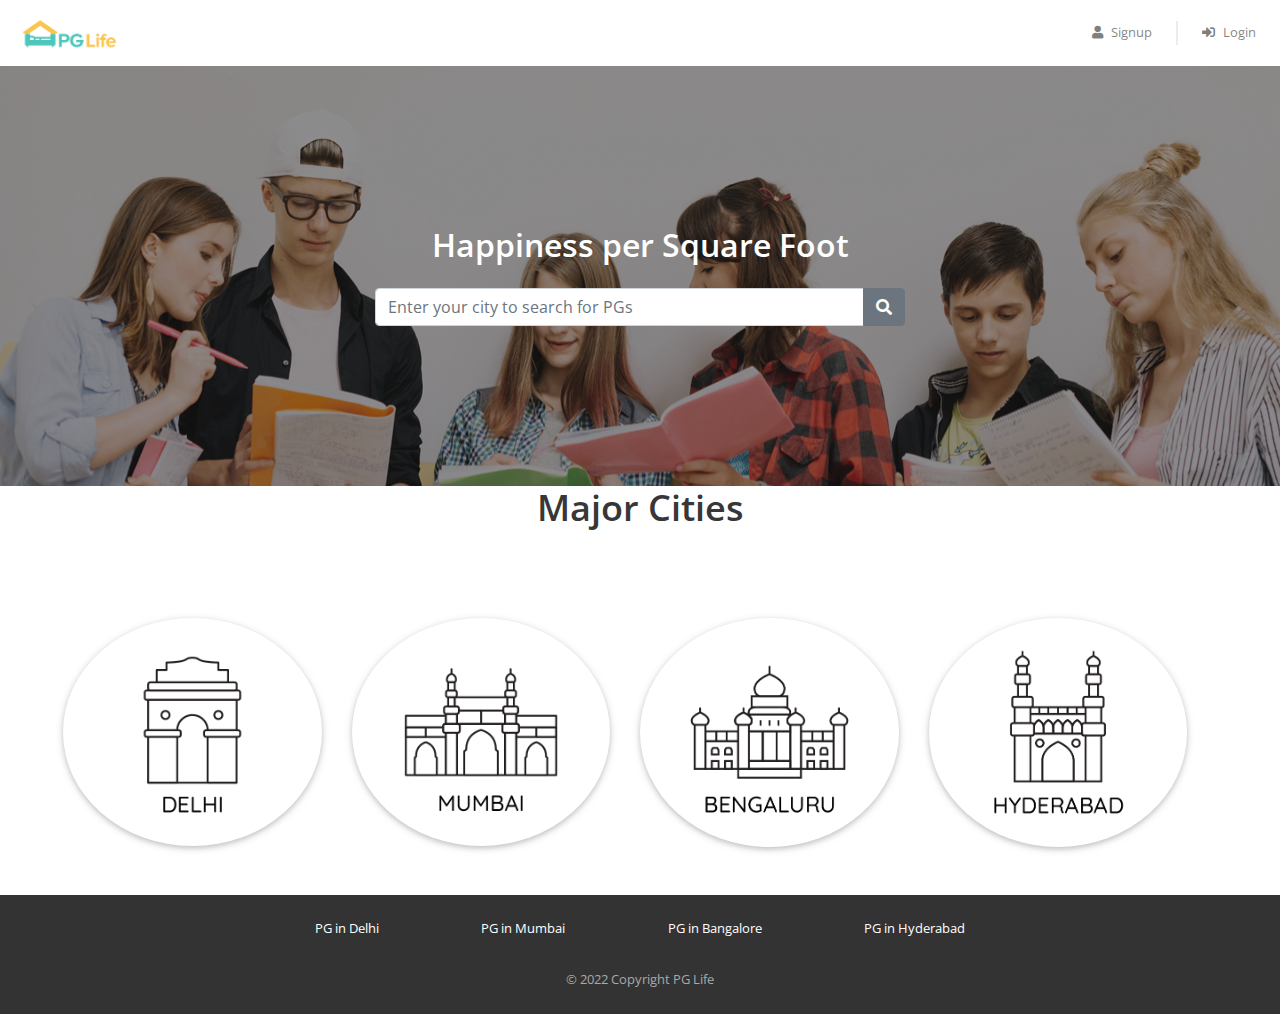
<file: index.html>
<!DOCTYPE html>
<html lang="en">
    <head>
        <meta name= "viewport" content="width= device-width, initial-scale=1" >
        <title>Welcome | PG Life</title>

        <link href="css/bootstrap.min.css" rel="stylesheet" />
        <link href="https://use.fontawesome.com/releases/v5.11.2/css/all.css" rel="stylesheet" />
        <link href="https://fonts.googleapis.com/css2?family=Open+Sans:ital,wght@0,300;0,400;0,600;0,700;0,800;1,300;1,400;1,600;1,700;1,800&display=swap" rel="stylesheet" />
        <link href="css/common.css" rel="stylesheet" />
        <link href="css/home.css" rel="stylesheet" />
       
    </head>

    <body>
        <!-- header -->
        <div class="header sticky-top">
            <nav class="navbar navbar-expand-md navbar-light">
                <a class="navbar-brand" href="index.html">
                    <img src="img/logo.png" />
                </a>
                <button class="navbar-toggler" type="button" data-toggle="collapse" data-target="#my-navbar">
                    <span class="navbar-toggler-icon"></span>
                </button>
    
                <div class="collapse navbar-collapse justify-content-end" id="my-navbar">
                    <ul class="navbar-nav">
                        <li class="nav-item">
                            <a class="nav-link" href="#" data-toggle="modal" data-target="#signup-modal">
                                <i class="fas fa-user"></i>Signup
                            </a>
                        </li>
                        <div class="nav-vl"></div>
                        <li class="nav-item">
                            <a class="nav-link" href="#" data-toggle="modal" data-target="#login-modal">
                                <i class="fas fa-sign-in-alt"></i>Login
                            </a>
                        </li>
                    </ul>
                </div>
            </nav>
        </div>
        <!--background image and search bar 
        <div class= "background1" >
        
            <section>
 
                <div id="background-images1" class="carousel slide carousel-fade" data-ride="carousel">
                    <ol class="carousel-indicators">
                        <li data-target="#background-images1" data-slide-to="0" class="active"></li>
                        <li data-target="#background-images1" data-slide-to="1" class="active"></li>
                        <li data-target="#background-images1" data-slide-to="2" class="active"></li>
                    </ol>
                    <div class="carousel-inner">
                        <div class="carousel-item active">
                            <img class="d-block w-100" src="img/bg.png" alt="slide">
                            <div class="col-12 w-100 card-img-overlay" style="background-color: rgba(0,0,0,0.4);"></div>
                        </div>
                        <div class="carousel-item">
                            <img class="d-block w-100" src="img/bg2.png" alt="slide">
                            <div class="col-12 w-100 card-img-overlay" style="background-color: rgba(0,0,0,0.4);"></div>
                        </div>
                        <div class="carousel-item">
                            <img class="d-block w-100" src="img/bg3.png" alt="slide">
                            <div class="col-12 w-100 card-img-overlay" style="background-color: rgba(0,0,0,0.4);"></div>
                        </div>
                </div>
    
            </section> -->
            
            
         <!--   <section>
             <-- search bar right align 
                <div class="content">
                    <h2 class="main-heading text-white p-3">Happiness per Square Foot</h2>
                    <form class ="bar" action="" >
                        <input type="text" placeholder=" Enter your city to search for PGs" name="search">
                        <button>
                            <i class="fa fa-search" style=" font-size: 17px;"> </i>
                        </button>
                    </form>
                </div>
        
            </section>
        </div> -->









        <div class="banner-container">
            <h2 class="white pb-3">Happiness per Square Foot</h2>
    
            <form id="search-form" action="property_list.html" method="">
                <div class="input-group city-search">
                    <input type="text" class="form-control input-city" id='city' name='city' placeholder="Enter your city to search for PGs" />
                    <div class="input-group-append">
                        <button type="submit" class="btn btn-secondary">
                            <i class="fa fa-search"></i>
                        </button>
                    </div>
                </div>
            </form>
        </div>






        <!--Major Cities-->
        
        <h1 class="text-center">Major Cities</h1>
        <!--Cities icon Link -->
        <div class="container-fluid">

            <div class="row col-12 py-5 px-5 text-center">

                <div class="col-12 col-sm-6 col-md-3 mx-auto image">
                    <a href="">
                        <div class="city-card box-shadow-custom">
                        <img class="col-12 " src="img/delhi.png" alt="">
                    </div>
                    </a>
                </div>

                <div class="col-12 col-sm-6 col-md-3 mx-auto image">
                    <a href="property_list.html">
                        <div class="city-card box-shadow-custom">
                        <img class="col-12 " src="img/mumbai.png" alt="">
                    </div>
                    </a>
                </div>

                <div class="col-12 col-sm-6 col-md-3 mx-auto image">
                    <a href="">
                        <div class="city-card box-shadow-custom">
                        <img class="col-12 " src="img/bangalore.png" alt="">
                    </div>
                    </a>
                </div>

                <div class="col-12 col-sm-6 col-md-3 mx-auto image">
                    <a href="">
                        <div class="city-card box-shadow-custom">
                        <img class="col-12 " src="img/hyderabad.png" alt="">
                    </div>
                    </a>
                </div>


            </div>
        </div>

      
    
        <!-- signup modal-->

        <div class="modal fade" id="signup-modal" tabindex="-1" role="dialog" aria-labelledby="signup-heading" aria-hidden="true">
            <div class="modal-dialog" role="document">
                <div class="modal-content">
                    <div class="modal-header">
                        <h5 class="modal-title" id="signup-heading">Signup with PGLife</h5>
                        <button type="button" class="close" data-dismiss="modal" aria-label="Close">
                            <span aria-hidden="true">&times;</span>
                        </button>
                    </div>
    
                    <div class="modal-body">
                        <form id="signup-form" class="form" role="form">
                            <div class="input-group form-group">
                                <div class="input-group-prepend">
                                    <span class="input-group-text">
                                        <i class="fas fa-user"></i>
                                    </span>
                                </div>
                                <input type="text" class="form-control" name="full_name" placeholder="Full Name" maxlength="30" required>
                            </div>
    
                            <div class="input-group form-group">
                                <div class="input-group-prepend">
                                    <span class="input-group-text">
                                        <i class="fas fa-phone-alt"></i>
                                    </span>
                                </div>
                                <input type="text" class="form-control" name="phone" placeholder="Phone Number" maxlength="10" minlength="10" required>
                            </div>
    
                            <div class="input-group form-group">
                                <div class="input-group-prepend">
                                    <span class="input-group-text">
                                        <i class="fas fa-envelope"></i>
                                    </span>
                                </div>
                                <input type="email" class="form-control" name="email" placeholder="Email" required>
                            </div>
    
                            <div class="input-group form-group">
                                <div class="input-group-prepend">
                                    <span class="input-group-text">
                                        <i class="fas fa-lock"></i>
                                    </span>
                                </div>
                                <input type="password" class="form-control" name="password" placeholder="Password" minlength="6" required>
                            </div>
    
                            <div class="input-group form-group">
                                <div class="input-group-prepend">
                                    <span class="input-group-text">
                                        <i class="fas fa-university"></i>
                                    </span>
                                </div>
                                <input type="text" class="form-control" name="college_name" placeholder="College Name" maxlength="150" required>
                            </div>
    
                            <div class="form-group">
                                <span>I'm a</span>
                                <input type="radio" class="ml-3" id="gender-male" name="gender" value="male" /> Male
                                <label for="gender-male">
                                </label>
                                <input type="radio" class="ml-3" id="gender-female" name="gender" value="female" />
                                <label for="gender-female">
                                    Female
                                </label>
                            </div>
    
                            <div class="form-group">
                                <button type="submit" class="btn btn-block btn-primary">Create Account</button>
                            </div>
                        </form>
                    </div>
    
                    <div class="modal-footer">
                        <span>Already have an account?
                            <a href="#" data-dismiss="modal" data-toggle="modal" data-target="#login-modal">Login</a>
                        </span>
                    </div>
                </div>
            </div>
        </div>
        <!-- signin modal -->

        <div class="modal fade" id="login-modal" tabindex="-1" role="dialog" aria-labelledby="login-heading" aria-hidden="true">
            <div class="modal-dialog modal-dialog-centered" role="document">
                <div class="modal-content">
                    <div class="modal-header">
                        <h5 class="modal-title" id="login-heading">Login with PGLife</h5>
                        <button type="button" class="close" data-dismiss="modal" aria-label="Close">
                            <span aria-hidden="true">&times;</span>
                        </button>
                    </div>
    
                    <div class="modal-body">
                        <form id="login-form" class="form" role="form">
                            <div class="input-group form-group">
                                <div class="input-group-prepend">
                                    <span class="input-group-text">
                                        <i class="fas fa-user"></i>
                                    </span>
                                </div>
                                <input type="email" class="form-control" name="email" placeholder="Email" required>
                            </div>
    
                            <div class="input-group form-group">
                                <div class="input-group-prepend">
                                    <span class="input-group-text">
                                        <i class="fas fa-lock"></i>
                                    </span>
                                </div>
                                <input type="password" class="form-control" name="password" placeholder="Password" minlength="6" required>
                            </div>
    
                            <div class="form-group">
                                <button type="submit" class="btn btn-block btn-primary">Login</button>
                            </div>
                        </form>
                    </div>
    
                    <div class="modal-footer">
                        <span>
                            <a href="#" data-dismiss="modal" data-toggle="modal" data-target="#signup-modal">Click here</a>
                            to register a new account
                        </span>
                    </div>
                </div>
            </div>
        </div>



        <!-- Footer -->

        <div class="footer">
            <div class="page-container footer-container">
                <div class="footer-cities">
                    <div class="footer-city">
                        <a href="property_list.html">PG in Delhi</a>
                    </div>
                    <div class="footer-city">
                        <a href="property_list.html">PG in Mumbai</a>
                    </div>
                    <div class="footer-city">
                        <a href="property_list.html">PG in Bangalore</a>
                    </div>
                    <div class="footer-city">
                        <a href="property_list.html">PG in Hyderabad</a>
                    </div>
                </div>
                <div class="footer-copyright">© 2022 Copyright PG Life </div>
            </div>
        </div>


        <script type="text/javascript" src="js/jquery.js"></script>
        <script type="text/javascript" src="js/bootstrap.min.js"></script>
    
    </body>
</html>
</file>
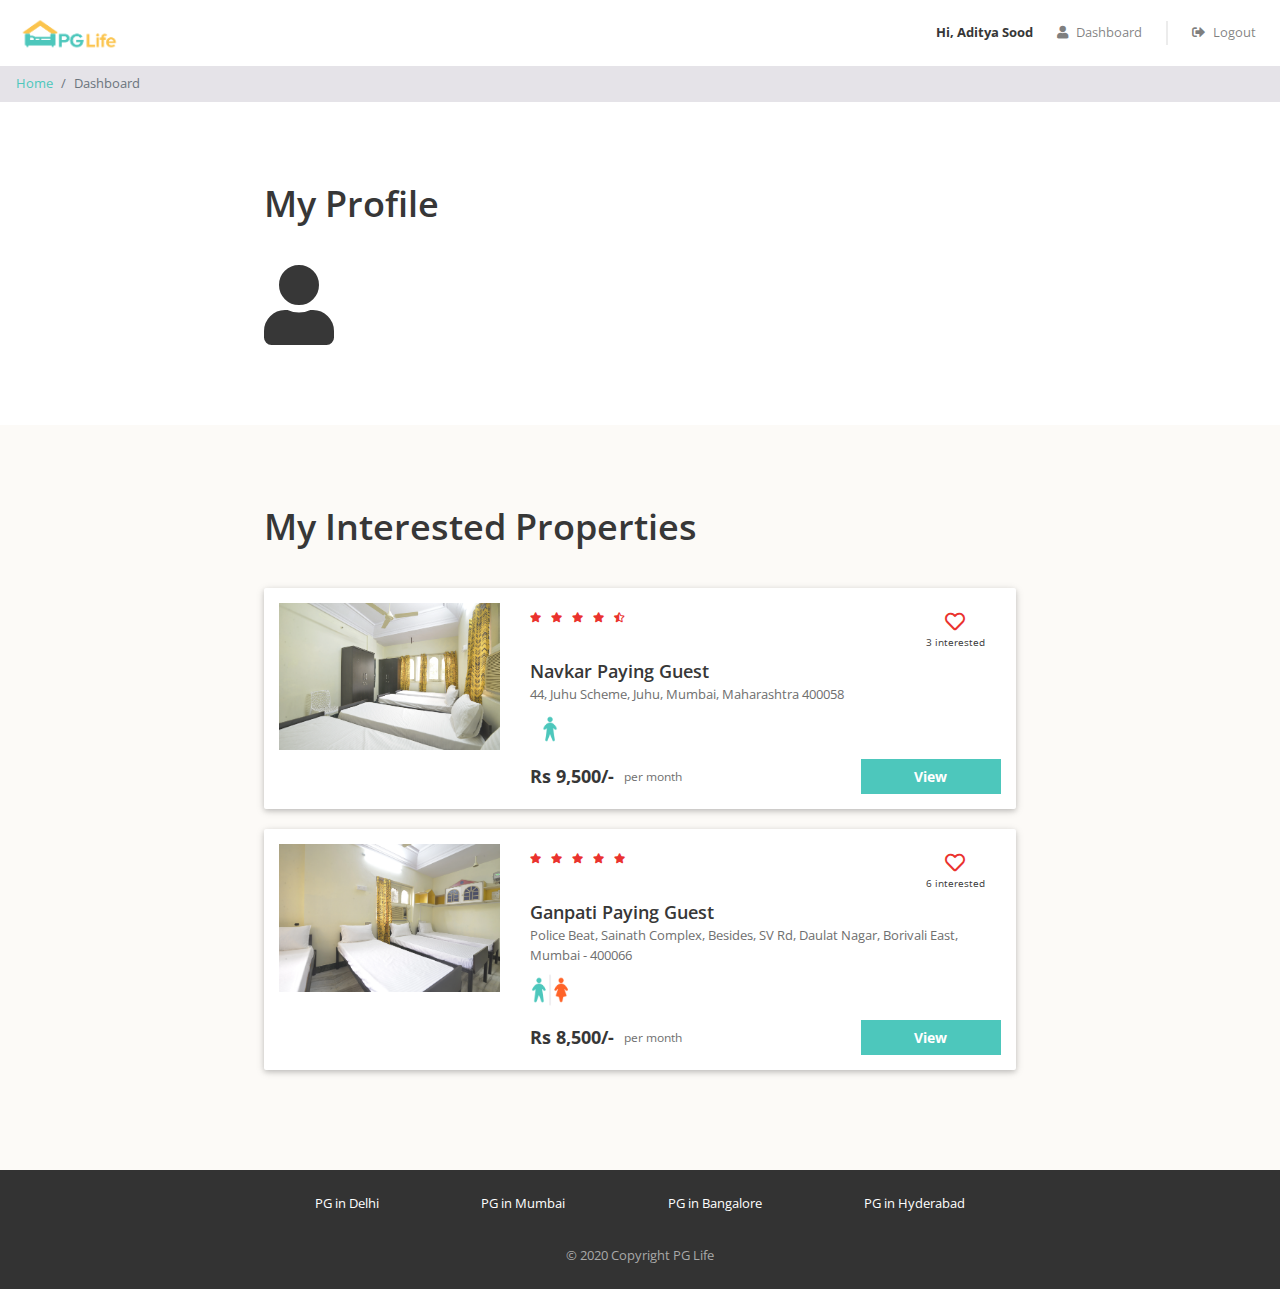
<file: dashboard.html>
<!DOCTYPE html>
<html lang="en">

<head>
    <meta name="viewport" content="width= device-width, initial-scale=1">
    <title>Dashboard | PG Life</title>

    <link href="css/bootstrap.min.css" rel="stylesheet" />
    <link href="https://use.fontawesome.com/releases/v5.11.2/css/all.css" rel="stylesheet" />
    <link
        href="https://fonts.googleapis.com/css2?family=Open+Sans:ital,wght@0,300;0,400;0,600;0,700;0,800;1,300;1,400;1,600;1,700;1,800&display=swap"
        rel="stylesheet" />
    <link href="css/common.css" rel="stylesheet" />
    <link href="css/dashboard.css" rel="stylesheet" />
    <link href="css/property_list.css" rel="stylesheet" />

</head>

<body>
    <!-- header -->
    <div class="header sticky-top">
        <nav class="navbar navbar-expand-md navbar-light">
            <a class="navbar-brand" href="index.html">
                <img src="img/logo.png" />
            </a>
            <button class="navbar-toggler" type="button" data-toggle="collapse" data-target="#my-navbar">
                <span class="navbar-toggler-icon"></span>
            </button>

            <div class="collapse navbar-collapse justify-content-end" id="my-navbar">
                <ul class="navbar-nav">
                    <div class="nav-name">
                        Hi, Aditya Sood
                    </div>
                    <li class="nav-item">
                        <a class="nav-link" href="dashboard.html">
                            <i class="fas fa-user"></i>Dashboard
                        </a>
                    </li>
                    <div class="nav-vl"></div>
                    <li class="nav-item">
                        <a class="nav-link" href="#">
                            <i class="fas fa-sign-out-alt"></i>Logout
                        </a>
                    </li>
                </ul>
            </div>
        </nav>
    </div>

    <div id="loading">
    </div>

    <nav aria-label="breadcrumb">
        <ol class="breadcrumb py-2">
            <li class="breadcrumb-item">
                <a href="index.html">Home</a>
            </li>
            <li class="breadcrumb-item active" arial-current="page">Dashboard</li>
        </ol>
    </nav>

    <div class="my-profile page-container">
        <h1>My Profile</h1>
        <div class="row">
            <div class="col-md-3 profile-img-container">
                <i class="fas fa-user fa-5x"></i>
            </div>
            <div class="col-md-9">
                <div class="row no-gutters justify-content-between align-items-end">

   
                </div>
            </div>
        </div>
    </div>

    <div class="my-interested-properties">
        <div class="page-container">
            <h1>My Interested Properties</h1>
            <div class="property-card row">
                <div class="image-container col-md-4">
                    <img src="img/properties/1/1d4f0757fdb86d5f.jpg" />
                </div>
                <div class="content-container col-md-8">
                    <div class="row no-gutters justify-content-between">
                        <div class="star-container" title="4.5">
                            <i class="fas fa-star"></i>
                            <i class="fas fa-star"></i>
                            <i class="fas fa-star"></i>
                            <i class="fas fa-star"></i>
                            <i class="fas fa-star-half-alt"></i>
                        </div>
                        <div class="interested-container">
                            <i class="far fa-heart"></i>
                            <div class="interested-text">3 interested</div>
                        </div>
                    </div>
                    <div class="detail-container">
                        <div class="property-name">Navkar Paying Guest</div>
                        <div class="property-address">44, Juhu Scheme, Juhu, Mumbai, Maharashtra 400058</div>
                        <div class="property-gender">
                            <img src="img/male.png" />
                        </div>
                    </div>
                    <div class="row no-gutters">
                        <div class="rent-container col-6">
                            <div class="rent">Rs 9,500/-</div>
                            <div class="rent-unit">per month</div>
                        </div>
                        <div class="button-container col-6">
                            <a href="property_detail.html" class="btn btn-primary">View</a>
                        </div>
                    </div>
                </div>
            </div>
    
            <div class="property-card row">
                <div class="image-container col-md-4">
                    <img src="img/properties/1/eace7b9114fd6046.jpg" />
                </div>
                <div class="content-container col-md-8">
                    <div class="row no-gutters justify-content-between">
                        <div class="star-container" title="4.8">
                            <i class="fas fa-star"></i>
                            <i class="fas fa-star"></i>
                            <i class="fas fa-star"></i>
                            <i class="fas fa-star"></i>
                            <i class="fas fa-star"></i>
                        </div>
                        <div class="interested-container">
                            <i class="far fa-heart"></i>
                            <div class="interested-text">6 interested</div>
                        </div>
                    </div>
                    <div class="detail-container">
                        <div class="property-name">Ganpati Paying Guest</div>
                        <div class="property-address">Police Beat, Sainath Complex, Besides, SV Rd, Daulat Nagar, Borivali East, Mumbai - 400066</div>
                        <div class="property-gender">
                            <img src="img/unisex.png" />
                        </div>
                    </div>
                    <div class="row no-gutters">
                        <div class="rent-container col-6">
                            <div class="rent">Rs 8,500/-</div>
                            <div class="rent-unit">per month</div>
                        </div>
                        <div class="button-container col-6">
                            <a href="property_detail.html" class="btn btn-primary">View</a>
                        </div>
                    </div>
                </div>
            </div>
    
        </div>
    </div>



    <!-- Footer -->

    <div class="footer">
        <div class="page-container footer-container">
            <div class="footer-cities">
                <div class="footer-city">
                    <a href="property_list.html">PG in Delhi</a>
                </div>
                <div class="footer-city">
                    <a href="property_list.html">PG in Mumbai</a>
                </div>
                <div class="footer-city">
                    <a href="property_list.html">PG in Bangalore</a>
                </div>
                <div class="footer-city">
                    <a href="property_list.html">PG in Hyderabad</a>
                </div>
            </div>
            <div class="footer-copyright">© 2020 Copyright PG Life </div>
        </div>
    </div>


    <script type="text/javascript" src="js/jquery.js"></script>
    <script type="text/javascript" src="js/bootstrap.min.js"></script>
</body>
</file>
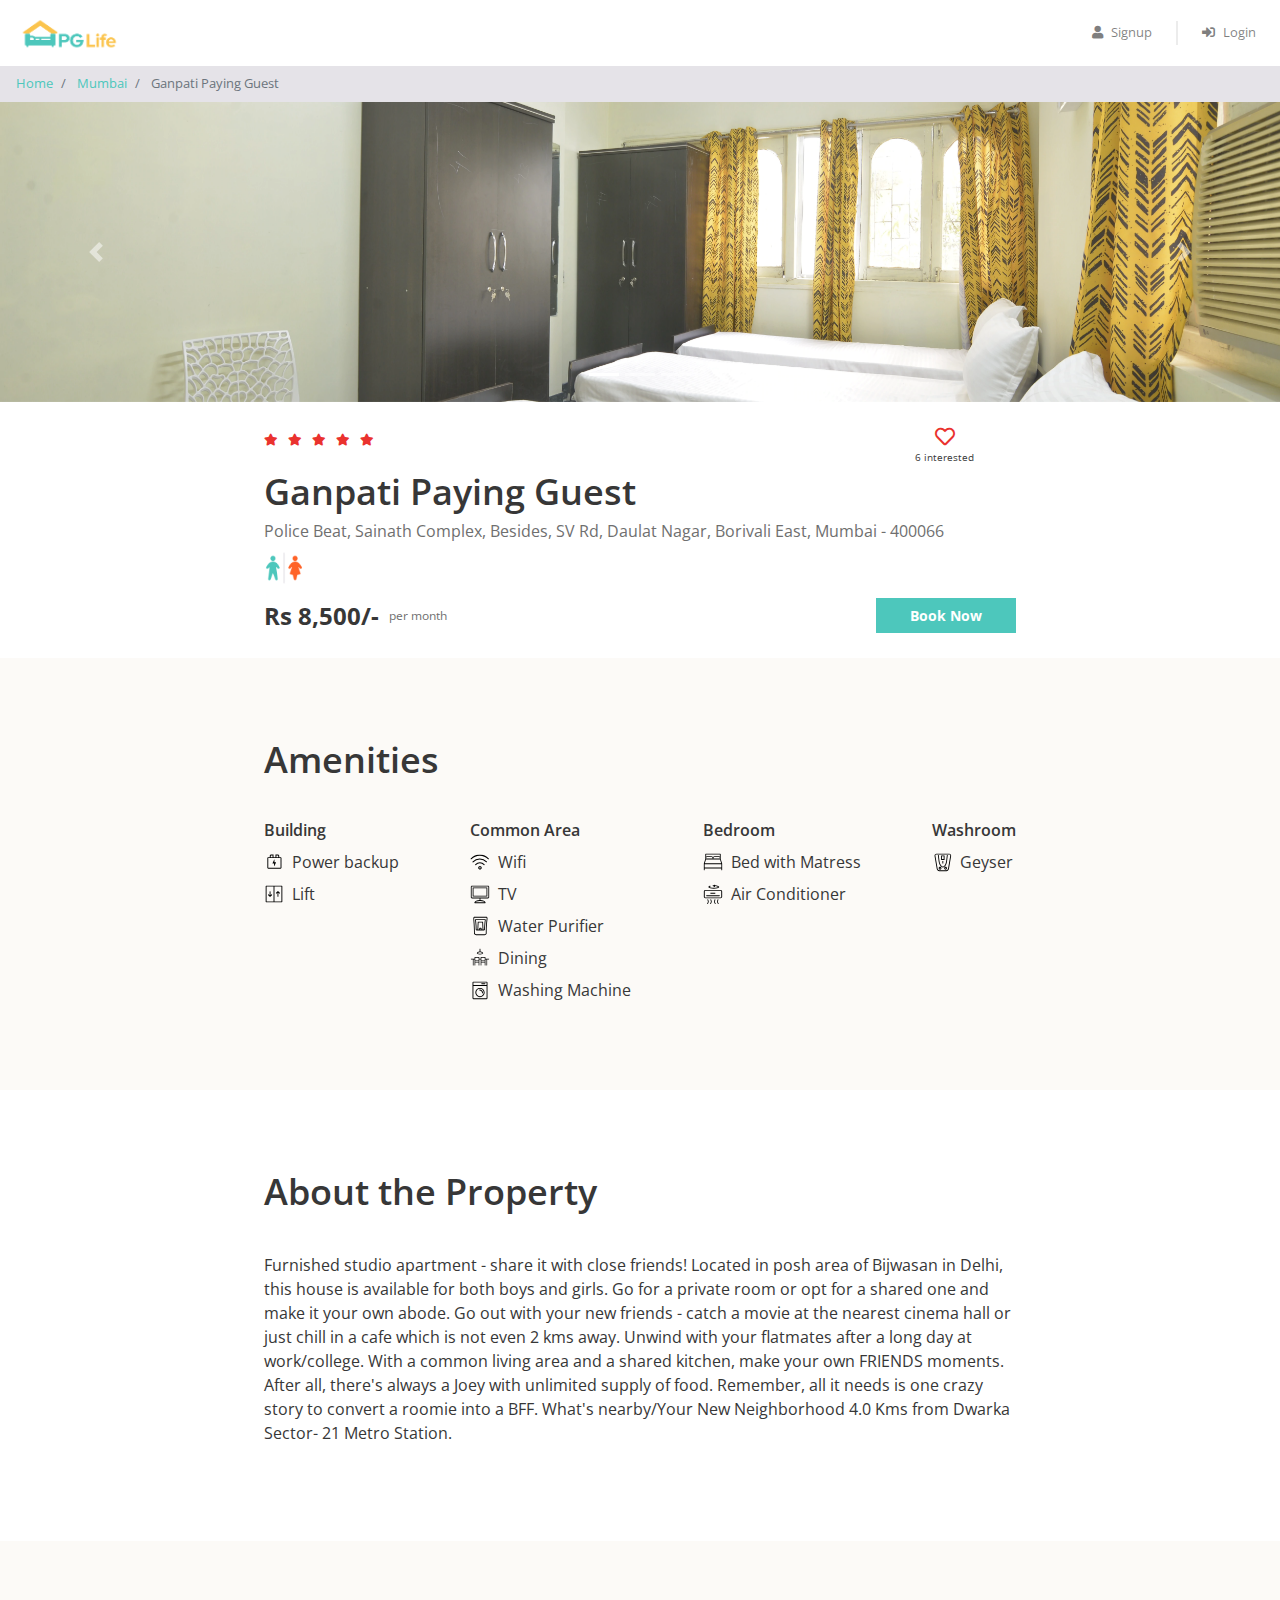
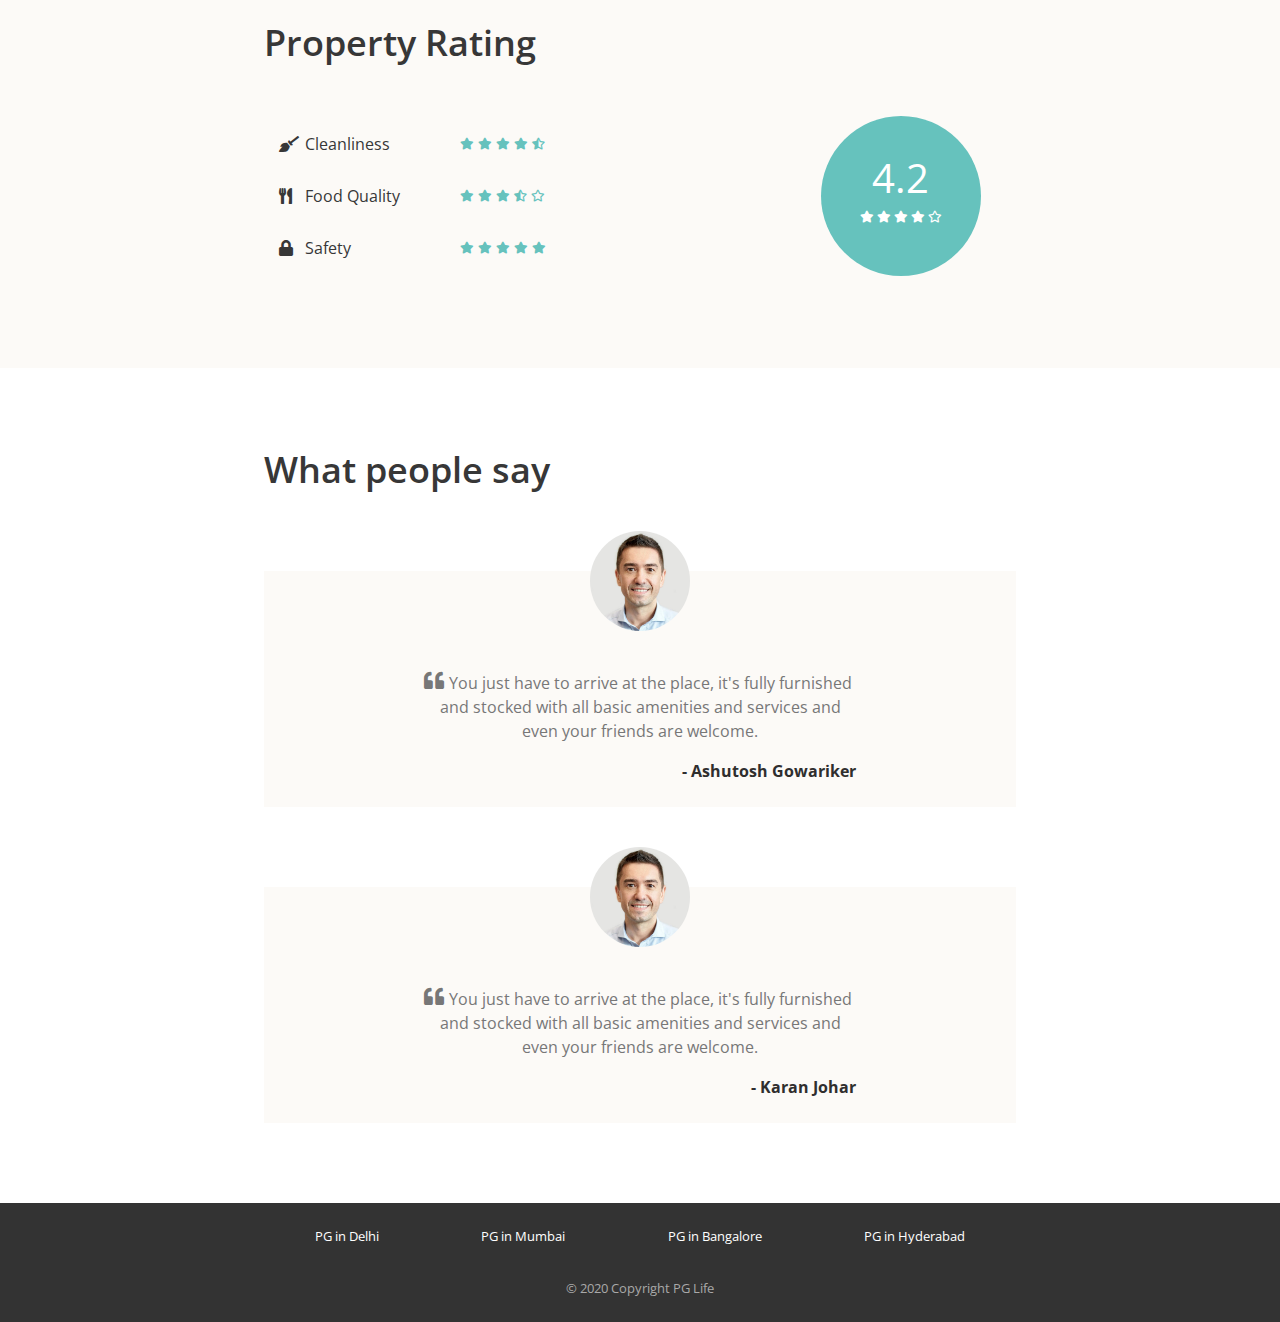
<file: property_detail.html>
<!DOCTYPE html>
<html lang="en">

<head>
    <meta name="viewport" content="width=device-width, initial-scale=1">
    <title>Ganpati Paying Guest | PG Life</title>

    <link href="css/bootstrap.min.css" rel="stylesheet" />
    <link href="https://use.fontawesome.com/releases/v5.11.2/css/all.css" rel="stylesheet" />
    <link href="https://fonts.googleapis.com/css2?family=Open+Sans:ital,wght@0,300;0,400;0,600;0,700;0,800;1,300;1,400;1,600;1,700;1,800&display=swap" rel="stylesheet" />
    <link href="css/common.css" rel="stylesheet" />
    <link href="css/property_detail.css" rel="stylesheet" />
</head>

<body>
    <div class="header sticky-top">
        <nav class="navbar navbar-expand-md navbar-light">
            <a class="navbar-brand" href="index.html">
                <img src="img/logo.png" />
            </a>
            <button class="navbar-toggler" type="button" data-toggle="collapse" data-target="#my-navbar">
                <span class="navbar-toggler-icon"></span>
            </button>

            <div class="collapse navbar-collapse justify-content-end" id="my-navbar">
                <ul class="navbar-nav">
                    <li class="nav-item">
                        <a class="nav-link" href="#" data-toggle="modal" data-target="#signup-modal">
                            <i class="fas fa-user"></i>Signup
                        </a>
                    </li>
                    <div class="nav-vl"></div>
                    <li class="nav-item">
                        <a class="nav-link" href="#" data-toggle="modal" data-target="#login-modal">
                            <i class="fas fa-sign-in-alt"></i>Login
                        </a>
                    </li>
                </ul>
            </div>
        </nav>
    </div>

    <div id="loading">
    </div>

    <nav aria-label="breadcrumb">
        <ol class="breadcrumb py-2">
            <li class="breadcrumb-item">
                <a href="index.html">Home</a>
            </li>
            <li class="breadcrumb-item">
                <a href="property_list.html">Mumbai</a>
            </li>
            <li class="breadcrumb-item active" aria-current="page">
                Ganpati Paying Guest
            </li>
        </ol>
    </nav>

    <div id="property-images" class="carousel slide" data-ride="carousel">
        <ol class="carousel-indicators">
            <li data-target="#property-images" data-slide-to="0" class="active"></li>
            <li data-target="#property-images" data-slide-to="1" class=""></li>
            <li data-target="#property-images" data-slide-to="2" class=""></li>
        </ol>
        <div class="carousel-inner">
            <div class="carousel-item active">
                <img class="d-block w-100" src="img/properties/1/1d4f0757fdb86d5f.jpg" alt="slide">
            </div>
            <div class="carousel-item">
                <img class="d-block w-100" src="img/properties/1/46ebbb537aa9fb0a.jpg" alt="slide">
            </div>
            <div class="carousel-item">
                <img class="d-block w-100" src="img/properties/1/eace7b9114fd6046.jpg" alt="slide">
            </div>
        </div>
        <a class="carousel-control-prev" href="#property-images" role="button" data-slide="prev">
            <span class="carousel-control-prev-icon" aria-hidden="true"></span>
            <span class="sr-only">Previous</span>
        </a>
        <a class="carousel-control-next" href="#property-images" role="button" data-slide="next">
            <span class="carousel-control-next-icon" aria-hidden="true"></span>
            <span class="sr-only">Next</span>
        </a>
    </div>

    <div class="property-summary page-container">
        <div class="row no-gutters justify-content-between">
            <div class="star-container" title="4.8">
                <i class="fas fa-star"></i>
                <i class="fas fa-star"></i>
                <i class="fas fa-star"></i>
                <i class="fas fa-star"></i>
                <i class="fas fa-star"></i>
            </div>
            <div class="interested-container">
                <i class="is-interested-image far fa-heart"></i>
                <div class="interested-text">
                    <span class="interested-user-count">6</span> interested
                </div>
            </div>
        </div>
        <div class="detail-container">
            <div class="property-name">Ganpati Paying Guest</div>
            <div class="property-address">Police Beat, Sainath Complex, Besides, SV Rd, Daulat Nagar, Borivali East, Mumbai - 400066</div>
            <div class="property-gender">
                <img src="img/unisex.png" />
            </div>
        </div>
        <div class="row no-gutters">
            <div class="rent-container col-6">
                <div class="rent">Rs 8,500/-</div>
                <div class="rent-unit">per month</div>
            </div>
            <div class="button-container col-6">
                <a href="#" class="btn btn-primary">Book Now</a>
            </div>
        </div>
    </div>

    <div class="property-amenities">
        <div class="page-container">
            <h1>Amenities</h1>
            <div class="row justify-content-between">
                <div class="col-md-auto">
                    <h5>Building</h5>
                    <div class="amenity-container">
                        <img src="img/amenities/powerbackup.svg">
                        <span>Power backup</span>
                    </div>
                    <div class="amenity-container">
                        <img src="img/amenities/lift.svg">
                        <span>Lift</span>
                    </div>
                </div>

                <div class="col-md-auto">
                    <h5>Common Area</h5>
                    <div class="amenity-container">
                        <img src="img/amenities/wifi.svg">
                        <span>Wifi</span>
                    </div>
                    <div class="amenity-container">
                        <img src="img/amenities/tv.svg">
                        <span>TV</span>
                    </div>
                    <div class="amenity-container">
                        <img src="img/amenities/rowater.svg">
                        <span>Water Purifier</span>
                    </div>
                    <div class="amenity-container">
                        <img src="img/amenities/dining.svg">
                        <span>Dining</span>
                    </div>
                    <div class="amenity-container">
                        <img src="img/amenities/washingmachine.svg">
                        <span>Washing Machine</span>
                    </div>
                </div>

                <div class="col-md-auto">
                    <h5>Bedroom</h5>
                    <div class="amenity-container">
                        <img src="img/amenities/bed.svg">
                        <span>Bed with Matress</span>
                    </div>
                    <div class="amenity-container">
                        <img src="img/amenities/ac.svg">
                        <span>Air Conditioner</span>
                    </div>
                </div>

                <div class="col-md-auto">
                    <h5>Washroom</h5>
                    <div class="amenity-container">
                        <img src="img/amenities/geyser.svg">
                        <span>Geyser</span>
                    </div>
                </div>
            </div>
        </div>
    </div>

    <div class="property-about page-container">
        <h1>About the Property</h1>
        <p>Furnished studio apartment - share it with close friends! Located in posh area of Bijwasan in Delhi, this house is available for both boys and girls. Go for a private room or opt for a shared one and make it your own abode. Go out with your new friends - catch a movie at the nearest cinema hall or just chill in a cafe which is not even 2 kms away. Unwind with your flatmates after a long day at work/college. With a common living area and a shared kitchen, make your own FRIENDS moments. After all, there's always a Joey with unlimited supply of food. Remember, all it needs is one crazy story to convert a roomie into a BFF. What's nearby/Your New Neighborhood 4.0 Kms from Dwarka Sector- 21 Metro Station.</p>
    </div>

    <div class="property-rating">
        <div class="page-container">
            <h1>Property Rating</h1>
            <div class="row align-items-center justify-content-between">
                <div class="col-md-6">
                    <div class="rating-criteria row">
                        <div class="col-6">
                            <i class="rating-criteria-icon fas fa-broom"></i>
                            <span class="rating-criteria-text">Cleanliness</span>
                        </div>
                        <div class="rating-criteria-star-container col-6" title="4.3">
                            <i class="fas fa-star"></i>
                            <i class="fas fa-star"></i>
                            <i class="fas fa-star"></i>
                            <i class="fas fa-star"></i>
                            <i class="fas fa-star-half-alt"></i>
                        </div>
                    </div>

                    <div class="rating-criteria row">
                        <div class="col-6">
                            <i class="rating-criteria-icon fas fa-utensils"></i>
                            <span class="rating-criteria-text">Food Quality</span>
                        </div>
                        <div class="rating-criteria-star-container col-6" title="3.4">
                            <i class="fas fa-star"></i>
                            <i class="fas fa-star"></i>
                            <i class="fas fa-star"></i>
                            <i class="fas fa-star-half-alt"></i>
                            <i class="far fa-star"></i>
                        </div>
                    </div>

                    <div class="rating-criteria row">
                        <div class="col-6">
                            <i class="rating-criteria-icon fa fa-lock"></i>
                            <span class="rating-criteria-text">Safety</span>
                        </div>
                        <div class="rating-criteria-star-container col-6" title="4.8">
                            <i class="fas fa-star"></i>
                            <i class="fas fa-star"></i>
                            <i class="fas fa-star"></i>
                            <i class="fas fa-star"></i>
                            <i class="fas fa-star"></i>
                        </div>
                    </div>
                </div>

                <div class="col-md-4">
                    <div class="rating-circle">
                        <div class="total-rating">4.2</div>
                        <div class="rating-circle-star-container">
                            <i class="fas fa-star"></i>
                            <i class="fas fa-star"></i>
                            <i class="fas fa-star"></i>
                            <i class="fas fa-star"></i>
                            <i class="far fa-star"></i>
                        </div>
                    </div>
                </div>
            </div>
        </div>
    </div>

    <div class="property-testimonials page-container">
        <h1>What people say</h1>
        <div class="testimonial-block">
            <div class="testimonial-image-container">
                <img class="testimonial-img" src="img/man.png">
            </div>
            <div class="testimonial-text">
                <i class="fa fa-quote-left" aria-hidden="true"></i>
                <p>You just have to arrive at the place, it's fully furnished and stocked with all basic amenities and services and even your friends are welcome.</p>
            </div>
            <div class="testimonial-name">- Ashutosh Gowariker</div>
        </div>
        <div class="testimonial-block">
            <div class="testimonial-image-container">
                <img class="testimonial-img" src="img/man.png">
            </div>
            <div class="testimonial-text">
                <i class="fa fa-quote-left" aria-hidden="true"></i>
                <p>You just have to arrive at the place, it's fully furnished and stocked with all basic amenities and services and even your friends are welcome.</p>
            </div>
            <div class="testimonial-name">- Karan Johar</div>
        </div>
    </div>

    <div class="modal fade" id="signup-modal" tabindex="-1" role="dialog" aria-labelledby="signup-heading" aria-hidden="true">
        <div class="modal-dialog" role="document">
            <div class="modal-content">
                <div class="modal-header">
                    <h5 class="modal-title" id="signup-heading">Signup with PGLife</h5>
                    <button type="button" class="close" data-dismiss="modal" aria-label="Close">
                        <span aria-hidden="true">&times;</span>
                    </button>
                </div>

                <div class="modal-body">
                    <form id="signup-form" class="form" role="form">
                        <div class="input-group form-group">
                            <div class="input-group-prepend">
                                <span class="input-group-text">
                                    <i class="fas fa-user"></i>
                                </span>
                            </div>
                            <input type="text" class="form-control" name="full_name" placeholder="Full Name" maxlength="30" required>
                        </div>

                        <div class="input-group form-group">
                            <div class="input-group-prepend">
                                <span class="input-group-text">
                                    <i class="fas fa-phone-alt"></i>
                                </span>
                            </div>
                            <input type="text" class="form-control" name="phone" placeholder="Phone Number" maxlength="10" minlength="10" required>
                        </div>

                        <div class="input-group form-group">
                            <div class="input-group-prepend">
                                <span class="input-group-text">
                                    <i class="fas fa-envelope"></i>
                                </span>
                            </div>
                            <input type="email" class="form-control" name="email" placeholder="Email" required>
                        </div>

                        <div class="input-group form-group">
                            <div class="input-group-prepend">
                                <span class="input-group-text">
                                    <i class="fas fa-lock"></i>
                                </span>
                            </div>
                            <input type="password" class="form-control" name="password" placeholder="Password" minlength="6" required>
                        </div>

                        <div class="input-group form-group">
                            <div class="input-group-prepend">
                                <span class="input-group-text">
                                    <i class="fas fa-university"></i>
                                </span>
                            </div>
                            <input type="text" class="form-control" name="college_name" placeholder="College Name" maxlength="150" required>
                        </div>

                        <div class="form-group">
                            <span>I'm a</span>
                            <input type="radio" class="ml-3" id="gender-male" name="gender" value="male" /> Male
                            <label for="gender-male">
                            </label>
                            <input type="radio" class="ml-3" id="gender-female" name="gender" value="female" />
                            <label for="gender-female">
                                Female
                            </label>
                        </div>

                        <div class="form-group">
                            <button type="submit" class="btn btn-block btn-primary">Create Account</button>
                        </div>
                    </form>
                </div>

                <div class="modal-footer">
                    <span>Already have an account?
                        <a href="#" data-dismiss="modal" data-toggle="modal" data-target="#login-modal">Login</a>
                    </span>
                </div>
            </div>
        </div>
    </div>

    <div class="modal fade" id="login-modal" tabindex="-1" role="dialog" aria-labelledby="login-heading" aria-hidden="true">
        <div class="modal-dialog modal-dialog-centered" role="document">
            <div class="modal-content">
                <div class="modal-header">
                    <h5 class="modal-title" id="login-heading">Login with PGLife</h5>
                    <button type="button" class="close" data-dismiss="modal" aria-label="Close">
                        <span aria-hidden="true">&times;</span>
                    </button>
                </div>

                <div class="modal-body">
                    <form id="login-form" class="form" role="form">
                        <div class="input-group form-group">
                            <div class="input-group-prepend">
                                <span class="input-group-text">
                                    <i class="fas fa-user"></i>
                                </span>
                            </div>
                            <input type="email" class="form-control" name="email" placeholder="Email" required>
                        </div>

                        <div class="input-group form-group">
                            <div class="input-group-prepend">
                                <span class="input-group-text">
                                    <i class="fas fa-lock"></i>
                                </span>
                            </div>
                            <input type="password" class="form-control" name="password" placeholder="Password" minlength="6" required>
                        </div>

                        <div class="form-group">
                            <button type="submit" class="btn btn-block btn-primary">Login</button>
                        </div>
                    </form>
                </div>

                <div class="modal-footer">
                    <span>
                        <a href="#" data-dismiss="modal" data-toggle="modal" data-target="#signup-modal">Click here</a>
                        to register a new account
                    </span>
                </div>
            </div>
        </div>
    </div>

    <div class="footer">
        <div class="page-container footer-container">
            <div class="footer-cities">
                <div class="footer-city">
                    <a href="property_list.html">PG in Delhi</a>
                </div>
                <div class="footer-city">
                    <a href="property_list.html">PG in Mumbai</a>
                </div>
                <div class="footer-city">
                    <a href="property_list.html">PG in Bangalore</a>
                </div>
                <div class="footer-city">
                    <a href="property_list.html">PG in Hyderabad</a>
                </div>
            </div>
            <div class="footer-copyright">© 2020 Copyright PG Life </div>
        </div>
    </div>

    <script type="text/javascript" src="js/jquery.js"></script>
    <script type="text/javascript" src="js/bootstrap.min.js"></script>
</body>

</html>
</file>
<file: css/common.css>
* {
    box-sizing: border-box;
    font-family: 'Open Sans', sans-serif;
}

body {
    color: #373737;
    font-size: 16px;
    position: relative;
}

h1,
h2,
h3,
h4,
h5,
h6 {
    font-weight: 600;
}

h1 {
    font-size: 36px;
    margin-bottom: 40px;
}

@media (max-width: 768px) {
    h1 {
        font-size: 28px;
    }
}

h3 {
    font-size: 24px;
    margin-bottom: 12px;
}

h5 {
    font-size: 16px;
    margin-bottom: 10px;
}

.btn-primary,
.btn-warning,
.btn-danger {
    color: white;
    font-weight: bold;
}

.input-group .input-group-text i {
    width: 14px;
}

input[type="radio"] {
    position: relative;
    top: 1px;
}

.breadcrumb {
    background-color: #e5e3e8;
    font-size: 13px;
    border-radius: 0px;
    margin-bottom: 0px;
}

.container {
    max-width: 920px;
    padding: 0px 20px;
}

.page-container {
    max-width: 800px;
    padding: 80px 24px;
    margin: auto;
}

@media (max-width: 768px) {
    .page-container {
        padding: 64px 24px;
    }
}

.white {
    color: #ffffff;
}

#loading {
    display: none;
    background-color: #666666;
    background-image: url("../img/progress_spinner.gif");
    background-repeat: no-repeat;
    background-position: center;
    opacity: 0.4;
    position: fixed;
    top: 0px;
    right: 0px;
    width: 100%;
    height: 100%;
    z-index: 10000000;
}

/* Login Modal */
#login-modal .modal-dialog {
    width: 350px;
    margin: auto;
}

.modal-footer {
    background-color: #f4f4f4;
    justify-content: center;
}

/* Header */
.header {
    background-color: white;
    font-size: 13px;
}

.header .navbar .navbar-brand img {
    height: 40px;
}

.header .navbar .nav-item i {
    margin-right: 8px;
}

.header .nav-vl {
    border-left: 2px solid #d6d6d678;
    height: 24px;
    margin: auto 16px;
    display: block;
}

@media(max-width:768px) {
    .header .nav-vl {
        display: none;
    }
}

.header .nav-name {
    font-weight: bold;
    margin: auto 16px;
}

@media(max-width:768px) {
    .header .nav-name {
        margin: 8px 0px
    }
}

/* Footer */
.footer {
    background-color: #333333;
    font-size: 13px;
}

.footer-container {
    padding: 24px;
}

.footer-cities {
    display: flex;
    flex-wrap: wrap;
    justify-content: space-around;
}

.footer-city {
    margin-bottom: 8px;
    text-align: center;
}

@media(max-width:768px) {
    .footer-city {
        width: 100%;
    }
}

.footer-city a {
    color: #ffffff;
}

.footer-copyright {
    color: #a9a9a9;
    text-align: center;
    padding-top: 24px;
}
</file>
<file: css/home.css>
.banner-container {
    background-image: url("../img/bg.png");
    background-attachment: fixed;
    box-shadow: inset 0 0 0 2000px #1c1c1c7a;
    text-align: center;
    padding: 160px 15px;
}

@media (max-width: 768px) {
    .banner-container {
        padding: 100px 15px;
    }
}

.city-search {
    max-width: 530px;
    margin: auto;
    position: relative;
}

.city-heading {
    text-align: center;
}

.city-card-container {
    text-align: center;
    margin-top: 20px;
}

.city-card {
    background-color: #ffffff;
    box-shadow: 0 2px 5px 0 rgba(0, 0, 0, 0.16), 0 2px 10px 0 rgba(0, 0, 0, 0.12);
    display: inline-block;
    padding: 20px;
    border-radius: 50%;
}

.city-card:focus,
.city-card:hover {
    box-shadow: 0 5px 11px 0 rgba(0, 0, 0, 0.18), 0 4px 15px 0 rgba(0, 0, 0, 0.15);
}

.city-img {
    height: 100px;
    width: 100px;
}
</file>
<file: css/dashboard.css>
@media (max-width: 768px) {
    .profile-img-container {
        text-align: center;
        padding-bottom: 32px;
    }
}

.profile-img {
    color: #7d7d7d;
    font-size: 75px;
    text-align: center;
    border: 1px solid #e4e4e4;
    border-radius: 50%;
    height: 100px;
    width: 100px;
    line-height: 100px;
}

.profile .name {
    font-weight: bold;
}

.edit-profile {
    font-size: 10px;
    text-decoration: underline;
    cursor: pointer;
}

.my-interested-properties {
    background-color: #fcfaf7;
}

.property-card {
    background-color: #ffffff;
    border-radius: 2px;
    padding: 15px 0px;
    margin: 20px auto;
    box-shadow: 0 2px 5px 0 rgba(0, 0, 0, 0.16), 0 2px 10px 0 rgba(0, 0, 0, 0.12);
}

.property-card:focus,
.property-card:hover {
    box-shadow: 0 5px 11px 0 rgba(0, 0, 0, 0.18), 0 4px 15px 0 rgba(0, 0, 0, 0.15);
}

.image-container {
    text-align: center;
}

@media (max-width: 768px) {
    .image-container {
        padding-bottom: 12px;
    }
}

.image-container img {
    width: 100%;
    max-width: 300px;
}

.star-container i {
    color: #EA322E;
    font-size: 10px;
    margin-right: 6px;
}

.interested-container {
    text-align: center;
    padding: 8px 16px;
}

.interested-container i {
    color: #EA322E;
    font-size: 20px;
    cursor: pointer;
}

.interested-text {
    font-size: 10px;
}

.detail-container {
    padding-bottom: 10px;
}

.property-name {
    font-size: 18px;
    font-weight: 600;
}

.property-address {
    color: #6f6f6f;
    font-size: 13px;
    padding-bottom: 5px;
}

.property-gender img {
    width: 40px;
}

.rent-container {
    display: flex;
    align-items: center;
}

.rent {
    font-size: 18px;
    font-weight: bold;
    padding-right: 10px;
}

.rent-unit {
    color: #6f6f6f;
    font-size: 12px;
}

.button-container .btn {
    font-size: 14px;
    border-radius: 0px;
    width: 140px;
    float: right;
}
</file>
<file: css/property_list.css>
.filter-bar > div {
    cursor: pointer;
    font-size: 13px;
    text-align: center;
    margin-bottom: 16px;
}

.filter-bar img {
    width: 40px;
    height: 40px;
    border-radius: 40px;
    border: 1px solid #646870;
    padding: 6px;
    margin-right: 8px;
}

@media (max-width: 768px) {
    .filter-bar img {
        display: block;
        margin: 0px auto 4px;
    }
}

.property-card {
    background-color: #ffffff;
    border-radius: 2px;
    padding: 15px 0px;
    margin: 0px auto 20px;
    box-shadow: 0 2px 5px 0 rgba(0, 0, 0, 0.16), 0 2px 10px 0 rgba(0, 0, 0, 0.12);
}

.property-card:focus,
.property-card:hover {
    box-shadow: 0 5px 11px 0 rgba(0, 0, 0, 0.18), 0 4px 15px 0 rgba(0, 0, 0, 0.15);
}

.image-container {
    text-align: center;
}

@media (max-width: 768px) {
    .image-container {
        padding-bottom: 12px;
    }
}

.image-container img {
    width: 100%;
    max-width: 300px;
}

.star-container i {
    color: #EA322E;
    font-size: 10px;
    margin-right: 6px;
}

.interested-container {
    text-align: center;
}

.interested-container i {
    color: #EA322E;
    font-size: 20px;
    cursor: pointer;
}

.interested-text {
    font-size: 10px;
}

.detail-container {
    padding-bottom: 10px;
}

.property-name {
    font-size: 18px;
    font-weight: 600;
}

.property-address {
    color: #6f6f6f;
    font-size: 13px;
    padding-bottom: 5px;
}

.property-gender img {
    width: 40px;
}

.rent-container {
    display: flex;
    align-items: center;
}

.rent {
    font-size: 18px;
    font-weight: bold;
    padding-right: 10px;
}

.rent-unit {
    color: #6f6f6f;
    font-size: 12px;
}

.button-container .btn {
    font-size: 14px;
    border-radius: 0px;
    width: 140px;
    float: right;
}

/* No Property */
.no-property-container {
    margin: 96px auto 144px;
}

.no-property-container p {
    font-size: 24px;
    text-align: center;
}

/* Filter Modal */
#filter-modal .modal-dialog {
    max-width: 600px;
}

#filter-modal .modal-body h5 {
    color: #777777;
}

#filter-modal .modal-body hr {
    margin: 4px 0px;
}

#filter-modal .modal-body button {
    font-size: 14px;
    width: 100px;
    margin: 16px;
}

#filter-modal .modal-body .btn-active {
    color: #fff;
    background-color: #343a40;
}

#filter-modal .modal-body button i {
    margin-right: 8px;
}

#filter-modal .modal-footer button {
    width: 120px;
}
</file>
<file: css/property_detail.css>
.carousel img {
    height: 300px;
    object-fit: cover;
}

.property-summary {
    padding: 24px;
}

.property-amenities,
.property-rating {
    background-color: #fcfaf7;
}

.star-container i {
    color: #EA322E;
    font-size: 12px;
    margin-right: 6px;
}

.interested-container {
    text-align: center;
    padding-right: 42px;
}

@media (max-width: 768px) {
    .interested-container {
        padding-right: 0px;
    }
}

.interested-container i {
    color: #EA322E;
    font-size: 20px;
    cursor: pointer;
}

.interested-text {
    font-size: 10px;
}

.detail-container {
    padding-bottom: 10px;
}

.property-name {
    font-size: 36px;
    font-weight: 600;
}

@media (max-width: 768px) {
    .property-name {
        font-size: 24px;
    }
}

.property-address {
    color: #6f6f6f;
    font-size: 16px;
    padding-bottom: 5px;
}

.property-gender img {
    width: 40px;
}

.rent-container {
    display: flex;
    align-items: center;
}

.rent {
    font-size: 24px;
    font-weight: bold;
    padding-right: 10px;
}

@media (max-width: 768px) {
    .rent {
        font-size: 18px;
    }
}

.rent-unit {
    color: #6f6f6f;
    font-size: 12px;
}

.button-container .btn {
    font-size: 14px;
    border-radius: 0px;
    width: 140px;
    float: right;
}

@media (max-width: 768px) {
    .property-amenities .row>div {
        padding-bottom: 24px;
    }
}

.amenity-container {
    margin: 8px 0px;
}

.amenity-container img {
    height: 20px;
    margin-top: -4px;
    margin-right: 4px;
}

.rating-criteria {
    margin: 28px 0px;
}

.rating-criteria-icon {
    width: 14px;
}

.rating-criteria-text {
    margin-left: 8px;
}

.rating-criteria-star-container {
    margin-top: -2px;
}

.rating-criteria-star-container i {
    color: #66C2BD;
    font-size: 12px;
}

.rating-circle {
    background-color: #66C2BD;
    color: white;
    text-align: center;
    height: 160px;
    width: 160px;
    border-radius: 50%;
    padding-top: 32px;
    margin: auto;
}

.total-rating {
    font-size: 40px;
}

.rating-circle-star-container {
    font-size: 12px;
}

.testimonial-block {
    background-color: #fcfaf7;
    padding: 0px 160px 24px;
    margin-top: 80px;
}

@media (max-width: 768px) {
    .testimonial-block {
        padding: 0px 24px 24px;
    }
}

.testimonial-image-container {
    text-align: center;
}

.testimonial-img {
    width: 100px;
    border-radius: 50%;
    position: relative;
    top: -40px;
}

.testimonial-text {
    color: #777777;
    text-align: center;
    position: relative;
}

.testimonial-text i {
    font-size: 20px;
    position: absolute;
    left: 0px;
    top: 0px;
}

.testimonial-text p {
    text-indent: 20px;
}

.testimonial-name {
    color: #2F2E2E;
    text-align: right;
    font-weight: bold;
    margin-top: 12px;
}
</file>
